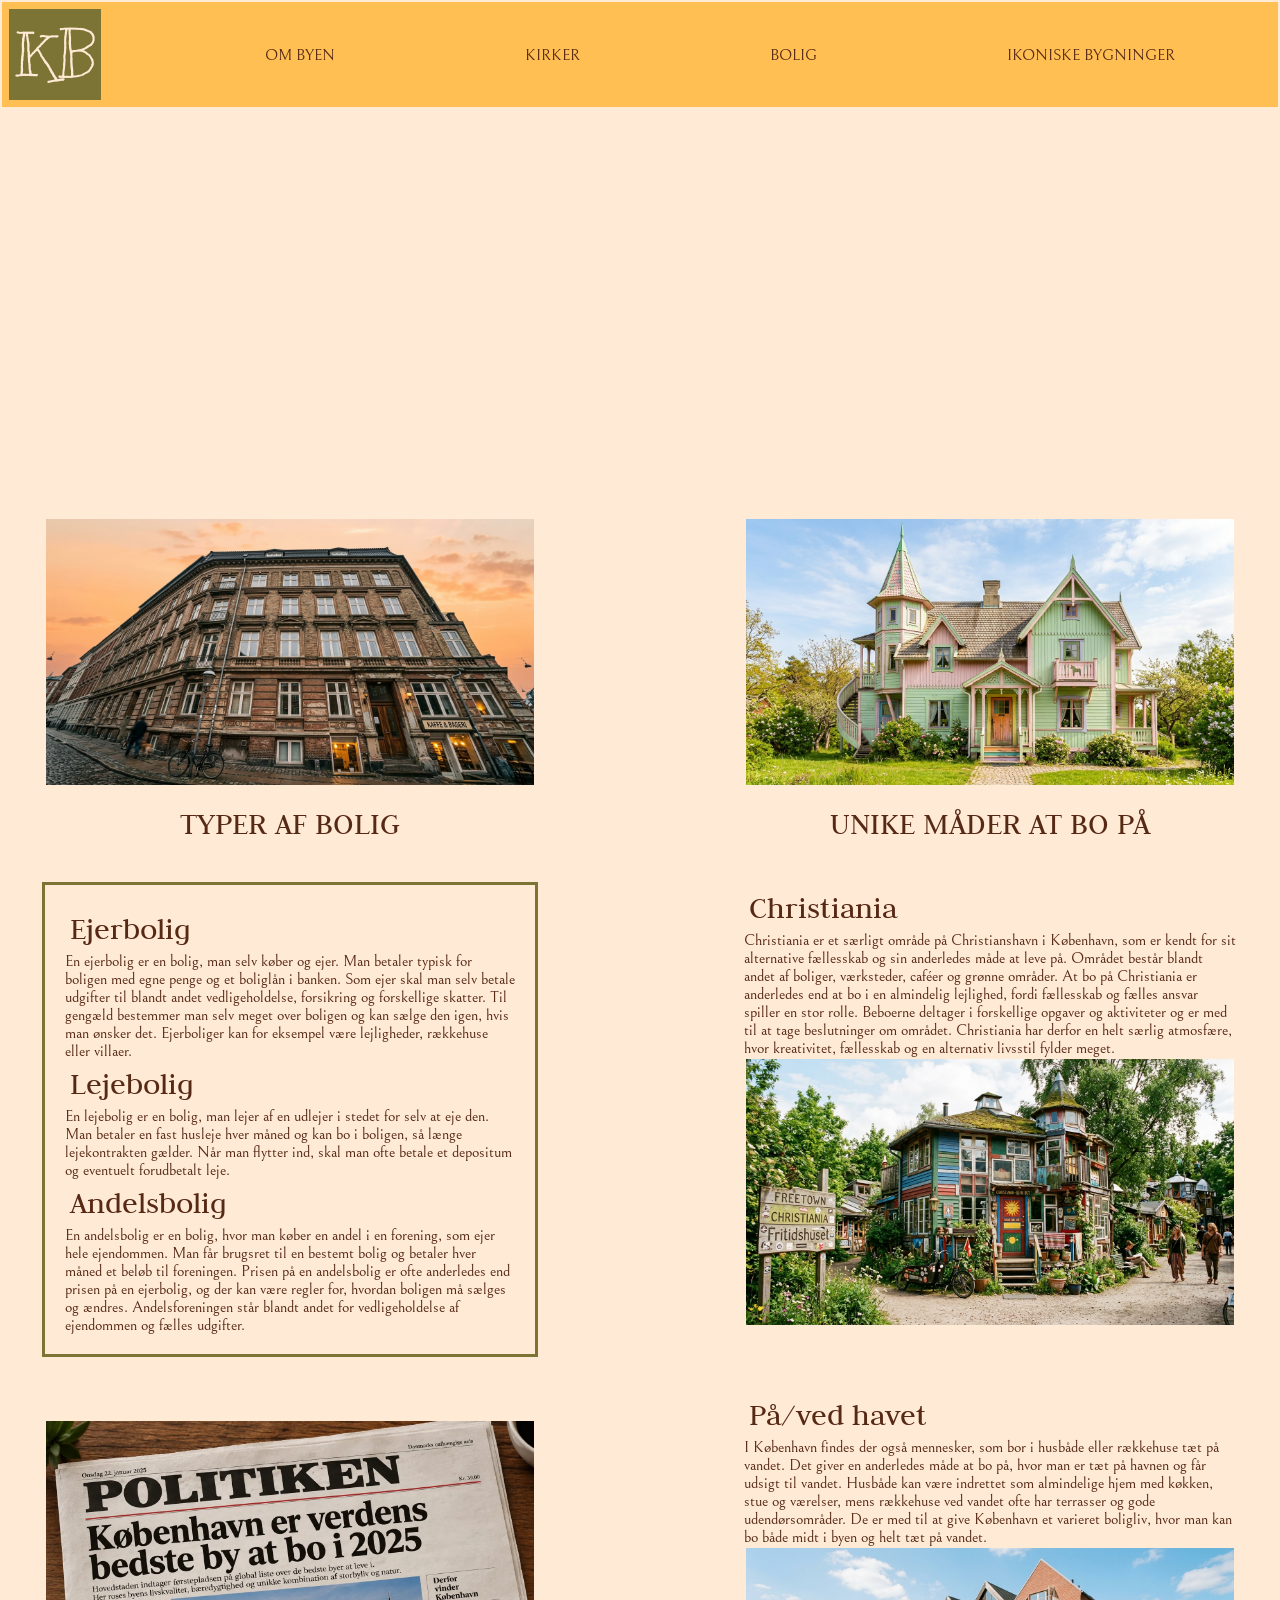
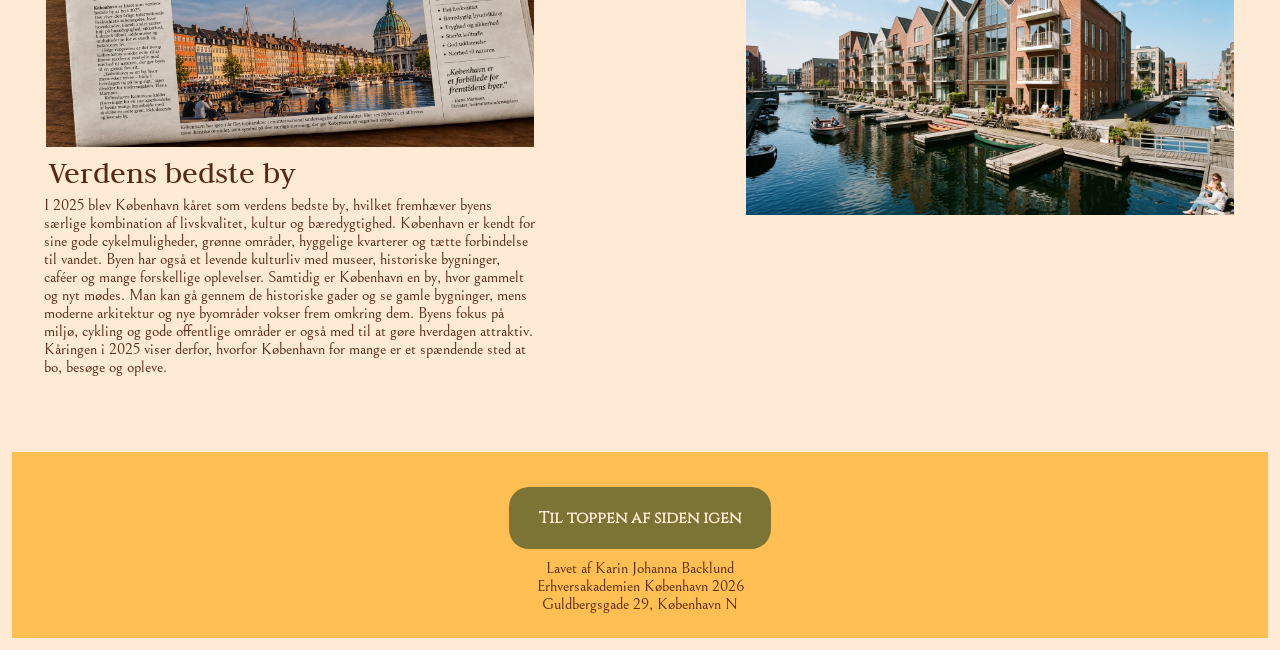
<file: bolig.html>
<!DOCTYPE html>
<html lang="da">

<head>
    <meta charset="UTF-8">
    <meta name="robots" content="noindex">
    <meta name="viewport" content="width=device-width, initial-scale=1.0">
    <title>Boliger</title>
    <link rel="stylesheet" href="style.css">
    <link rel="stylesheet" href="layout.css">
    <link rel="apple-touch-icon" sizes="180x180" href="./favicon/apple-touch-icon.png">
    <link rel="icon" type="image/png" sizes="32x32" href="./favicon-32x32">
    <link rel="icon" type="image/png" sizes="16x16" href="./favicon/favicon-16x16.png">
    <link rel="manifest" href="./favicon/site.webmanifest">

</head>

<body>
    <header>
        <div class="logo">
            <a href="index.html">KB</a>
        </div>
        <button class="burger" aria-label="Åbne menu">
            <span class="line"></span>
            <span class="line"></span>
            <span class="line"></span>
        </button>
        <nav>
            <ul class="menu">

                <li><a href="index.html">OM BYEN</a></li>
                <li><a href="kirker.html">KIRKER</a></li>
                <li><a href="bolig.html">BOLIG</a></li>
                <li><a href="ikoniske.html">IKONISKE BYGNINGER</a></li>
            </ul>
        </nav>

    </header>

    <main>
        <div class="storbolig">
            <video autoplay muted loop playsinline>
                <source src="./imgs/kartoffel.mp4" type="video/mp4">
            </video>
            <h1> HVORDAN BOR KØBEHAVNERNE?</h1>
            <h2>Hvordan bor man i verdens <br> bedste by?</h2>
        </div>
        <section class="grid_2_col_2">

            <div>

                <div class="typerafbolig">
                    <img src="./imgs/typerafbolig.webp" alt="Billede af et hus">
                    <h2>TYPER AF BOLIG</h2>
                </div>
                <div class="tre_tekster">
                    <h2>Ejerbolig</h2>
                    <p>En ejerbolig er en bolig, man selv køber og ejer. Man betaler typisk for boligen med egne penge
                        og et boliglån i banken.
                        Som ejer skal man selv betale udgifter til blandt andet vedligeholdelse, forsikring og
                        forskellige skatter. Til gengæld
                        bestemmer man selv meget over boligen og kan sælge den igen, hvis man ønsker det. Ejerboliger
                        kan for eksempel være
                        lejligheder, rækkehuse eller villaer.</p>

                    <h2>Lejebolig</h2>
                    <p>En lejebolig er en bolig, man lejer af en udlejer i stedet for selv at eje den. Man betaler en
                        fast husleje hver måned
                        og kan bo i boligen, så længe lejekontrakten gælder. Når man flytter ind, skal man ofte betale
                        et depositum og eventuelt
                        forudbetalt leje.</p>
                    <h2>Andelsbolig</h2>
                    <p>En andelsbolig er en bolig, hvor man køber en andel i en forening, som ejer hele ejendommen. Man
                        får brugsret til en
                        bestemt bolig og betaler hver måned et beløb til foreningen. Prisen på en andelsbolig er ofte
                        anderledes end prisen på
                        en ejerbolig, og der kan være regler for, hvordan boligen må sælges og ændres. Andelsforeningen
                        står blandt andet for
                        vedligeholdelse af ejendommen og fælles udgifter.</p>
                </div>
                <div>

                    <img src="./imgs/avis2.webp" alt="Billede af en avis">
                    <h2>Verdens bedste by</h2>
                    <p>
                        I 2025 blev København kåret som verdens bedste by, hvilket fremhæver byens særlige kombination
                        af livskvalitet, kultur
                        og bæredygtighed. København er kendt for sine gode cykelmuligheder, grønne områder, hyggelige
                        kvarterer og tætte
                        forbindelse til vandet. Byen har også et levende kulturliv med museer, historiske bygninger,
                        caféer og mange forskellige
                        oplevelser.

                        Samtidig er København en by, hvor gammelt og nyt mødes. Man kan gå gennem de historiske gader og
                        se gamle bygninger,
                        mens moderne arkitektur og nye byområder vokser frem omkring dem. Byens fokus på miljø, cykling
                        og gode offentlige
                        områder er også med til at gøre hverdagen attraktiv. Kåringen i 2025 viser derfor, hvorfor
                        København for mange er et
                        spændende sted at bo, besøge og opleve.
                    </p>
                </div>
            </div>
            <div>
                <div class="unike">
                    <img src="./imgs/villavillekulla.webp" alt="Billede af villavillekulla">
                    <h2>UNIKE MÅDER AT BO PÅ</h2>
                </div>
                <div class="christiania">
                    <h2>Christiania</h2>
                    <p>Christiania er et særligt område på Christianshavn i København, som er kendt for sit alternative
                        fællesskab og sin
                        anderledes måde at leve på. Området består blandt andet af boliger, værksteder, caféer og grønne
                        områder. At bo på
                        Christiania er anderledes end at bo i en almindelig lejlighed, fordi fællesskab og fælles ansvar
                        spiller en stor rolle.
                        Beboerne deltager i forskellige opgaver og aktiviteter og er med til at tage beslutninger om
                        området. Christiania har
                        derfor en helt særlig atmosfære, hvor kreativitet, fællesskab og en alternativ livsstil fylder
                        meget.</p>
                    <img src="./imgs/christiania.webp" alt="Billede af Christiania">
                </div>
                <div>
                    <h2>
                        På/ved havet
                    </h2>
                    <p>
                        I København findes der også mennesker, som bor i husbåde eller rækkehuse tæt på vandet. Det
                        giver en anderledes måde at
                        bo på, hvor man er tæt på havnen og får udsigt til vandet. Husbåde kan være indrettet som
                        almindelige hjem med køkken,
                        stue og værelser, mens rækkehuse ved vandet ofte har terrasser og gode udendørsområder. De er
                        med til at give København
                        et varieret boligliv, hvor man kan bo både midt i byen og helt tæt på vandet.
                    </p>
                    <img src="./imgs/sluseholmen.webp" alt="Billede af sluseholmen">
                </div>
            </div>
        </section>



    </main>

    <footer>
        <a class="footer" href="index.html">Til toppen af siden igen</a>
        <p>
            Lavet af Karin Johanna Backlund <br>
            Erhversakademien København 2026 <br>
            Guldbergsgade 29, København N
        </p>
    </footer>
    <script src=" menu.js"></script>

</body>


</html>
</file>
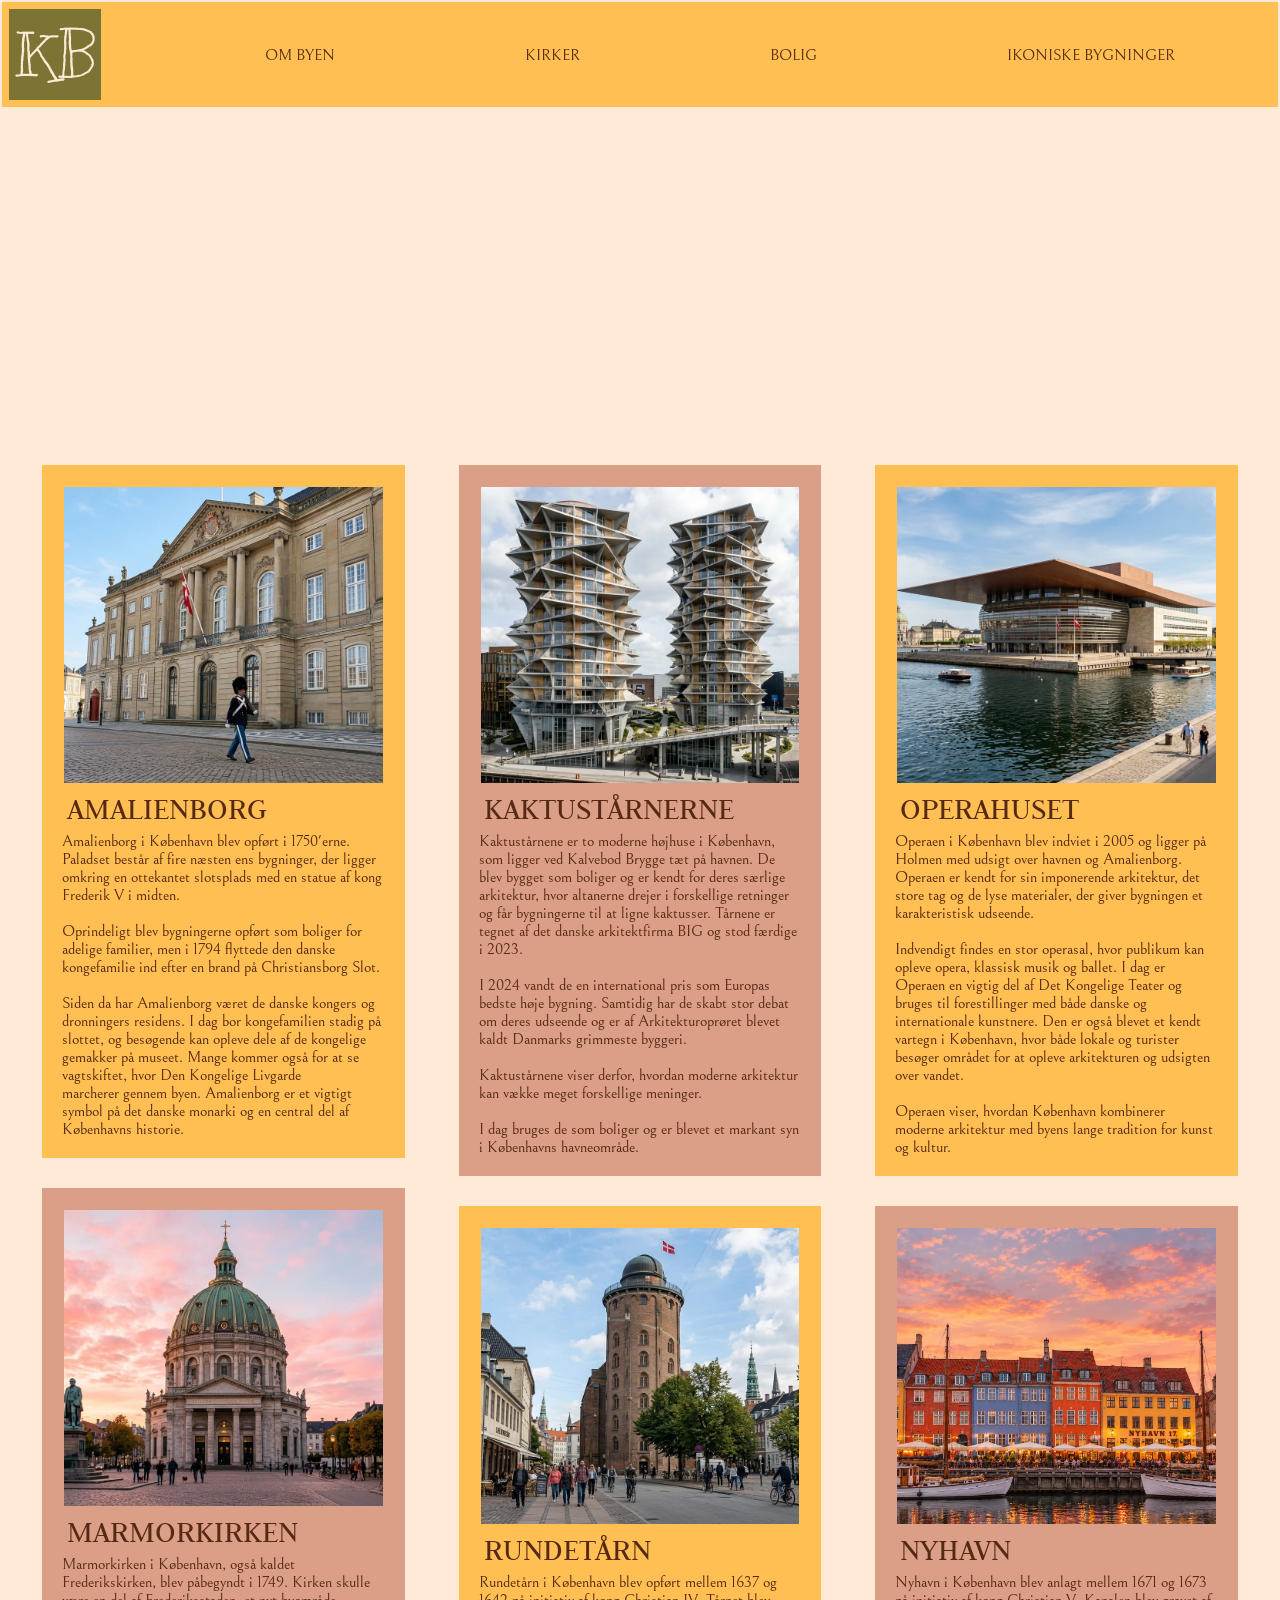
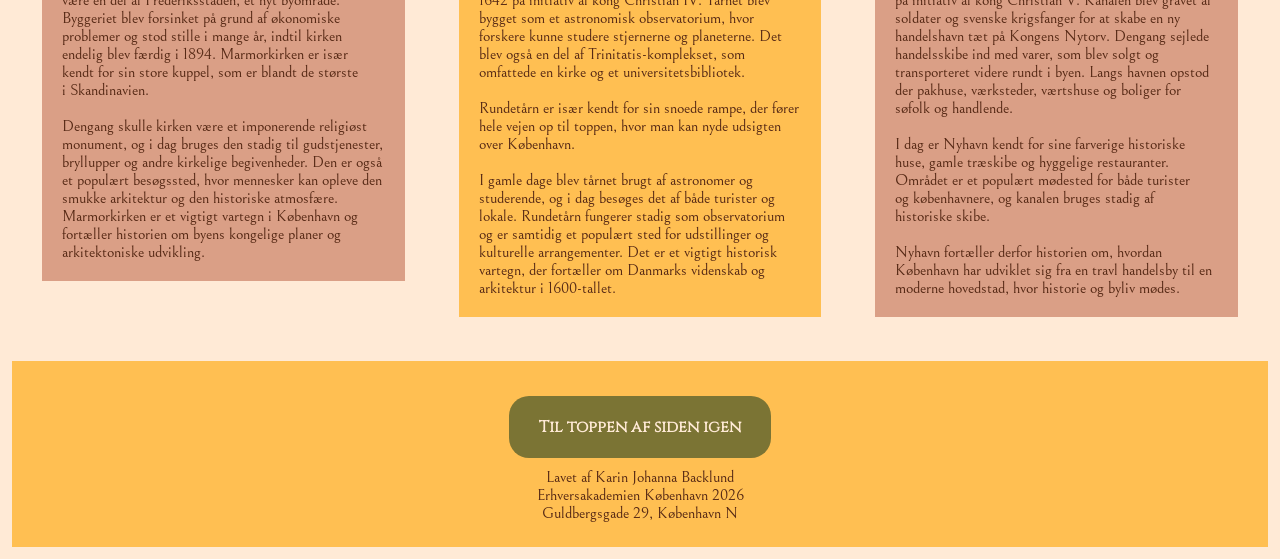
<file: ikoniske.html>
<!DOCTYPE html>
<html lang="da">

<head>
    <meta charset="UTF-8">
    <meta name="robots" content="noindex">
    <meta name="viewport" content="width=device-width, initial-scale=1.0">
    <title>Ikoniske bygninger</title>
    <link rel="stylesheet" href="style.css">
    <link rel="stylesheet" href="layout.css">
    <link rel="apple-touch-icon" sizes="180x180" href="./favicon/apple-touch-icon.png">
    <link rel="icon" type="image/png" sizes="32x32" href="./favicon-32x32">
    <link rel="icon" type="image/png" sizes="16x16" href="./favicon/favicon-16x16.png">
    <link rel="manifest" href="./favicon/site.webmanifest">
</head>

<body>
    <header>
        <div class="logo">
            <a href="index.html">KB</a>
        </div>
        <button class="burger" aria-label="Åbne menu">
            <span class="line"></span>
            <span class="line"></span>
            <span class="line"></span>
        </button>
        <nav>
            <ul class="menu">

                <li><a href="index.html">OM BYEN</a></li>
                <li><a href="kirker.html">KIRKER</a></li>
                <li><a href="bolig.html">BOLIG</a></li>
                <li><a href="ikoniske.html">IKONISKE BYGNINGER</a></li>
            </ul>
        </nav>

    </header>
    <main>
        <div class="ikonstor">
            <video autoplay muted loop playsinline>
                <source src="./imgs/videobolig.mp4" type="video/mp4">
            </video>
            <h1>IKONISKE BYGNINGER</h1>
        </div>

        <section class="grid_3_col_2">
            <div class="col_1">

                <div class="amalienborg">
                    <img src="./imgs/amalienborg.webp" alt="Billede af Amalienborg">
                    <h2>AMALIENBORG</h2>

                    <p> Amalienborg i København blev opført i 1750'erne. Paladset består af fire næsten ens bygninger,
                        der ligger omkring en ottekantet
                        slotsplads med en statue
                        af kong Frederik V i midten.<br><br> Oprindeligt blev bygningerne opført som boliger for adelige
                        familier, men i 1794 flyttede
                        den danske kongefamilie ind efter en brand på Christiansborg Slot. <br><br> Siden da har
                        Amalienborg
                        været de danske kongers og
                        dronningers residens. I dag bor kongefamilien stadig på slottet, og besøgende kan opleve dele af
                        de kongelige gemakker
                        på museet. Mange kommer også for at se vagtskiftet, hvor Den Kongelige Livgarde marcherer gennem
                        byen. Amalienborg er et
                        vigtigt symbol på det danske monarki og en central del af Københavns historie.</p>
                </div>
                <div class="marmorkirken">
                    <img src="./imgs/marmorkirken3.webp" alt="Billede af Marmorkirken">
                    <h2>MARMORKIRKEN</h2>

                    <p> Marmorkirken i København, også kaldet Frederikskirken, blev påbegyndt i 1749. Kirken skulle være
                        en del af
                        Frederiksstaden, et nyt byområde.
                        Byggeriet blev forsinket på
                        grund af økonomiske problemer og stod stille i mange år, indtil kirken endelig blev færdig i
                        1894. Marmorkirken er især
                        kendt for sin store kuppel, som er blandt de største i Skandinavien. <br> <br>Dengang skulle
                        kirken være
                        et imponerende religiøst
                        monument, og i dag bruges den stadig til gudstjenester, bryllupper og andre kirkelige
                        begivenheder. Den er også et
                        populært besøgssted, hvor mennesker kan opleve den smukke arkitektur og den historiske
                        atmosfære.<br> Marmorkirken er et
                        vigtigt vartegn i København og fortæller historien om byens kongelige planer og arkitektoniske
                        udvikling.</p>
                </div>
            </div>
            <div class="col_2">

                <div class="kaktus">
                    <img src="./imgs/kaktus.webp" alt="Billede af Kaktustårnene">
                    <h2>KAKTUSTÅRNERNE</h2>
                    <p> Kaktustårnene er to moderne højhuse i København, som ligger ved Kalvebod Brygge tæt på havnen.
                        De blev bygget som
                        boliger og er kendt for deres særlige arkitektur, hvor altanerne drejer i forskellige retninger
                        og får bygningerne til
                        at ligne kaktusser. Tårnene er tegnet af det danske arkitektfirma BIG og stod færdige i 2023.
                        <br><br>I
                        2024 vandt de en
                        international pris som Europas bedste høje bygning. Samtidig har de skabt stor debat om deres
                        udseende og er af
                        Arkitekturoprøret blevet kaldt Danmarks grimmeste byggeri. <br><br>Kaktustårnene viser derfor,
                        hvordan
                        moderne arkitektur kan
                        vække meget forskellige meninger. <br><br>I dag bruges de som boliger og er blevet et
                        markant syn i
                        Københavns havneområde.
                    </p>
                </div>
                <div class="rundetarn">
                    <img src="./imgs/rundetarn.webp" alt="Billede af Rundetårn">
                    <h2>RUNDETÅRN</h2>
                    <p> Rundetårn i København blev opført mellem 1637 og 1642 på initiativ af kong Christian IV. Tårnet
                        blev bygget som et
                        astronomisk observatorium, hvor forskere kunne studere stjernerne og planeterne. Det blev også
                        en del af
                        Trinitatis-komplekset, som omfattede en kirke og et universitetsbibliotek.<br><br> Rundetårn er
                        især
                        kendt for sin snoede rampe,
                        der fører hele vejen op til toppen, hvor man kan nyde udsigten over København. <br> <br>I gamle
                        dage blev
                        tårnet brugt af
                        astronomer og studerende, og i dag besøges det af både turister og lokale. Rundetårn fungerer
                        stadig som observatorium
                        og er samtidig et populært sted for udstillinger og kulturelle arrangementer. Det er et vigtigt
                        historisk vartegn, der
                        fortæller om Danmarks videnskab og arkitektur i 1600-tallet.</p>
                </div>
            </div>
            <div class="col_2">

                <div class="operahuset">
                    <img src="./imgs/operahuset.webp" alt="Billede af operahuset">
                    <h2>OPERAHUSET</h2>
                    <p>Operaen i København blev indviet i 2005 og ligger på Holmen med udsigt over havnen og
                        Amalienborg. Operaen
                        er kendt for sin
                        imponerende arkitektur, det store tag og de lyse materialer, der giver bygningen et
                        karakteristisk udseende. <br><br>
                        Indvendigt
                        findes en stor operasal, hvor publikum kan opleve opera, klassisk musik og ballet. I dag er
                        Operaen en vigtig del af Det
                        Kongelige Teater og bruges til forestillinger med både danske og internationale kunstnere. Den
                        er også blevet et kendt
                        vartegn i København, hvor både lokale og turister besøger området for at opleve
                        arkitekturen og
                        udsigten over vandet. <br><br>Operaen viser, hvordan København kombinerer moderne arkitektur med
                        byens
                        lange
                        tradition for kunst og kultur.</p>
                </div>
                <div class="nyhavn">
                    <img src="./imgs/nyhavn.forside.webp" alt="Billede af Nyhavn">
                    <h2>NYHAVN</h2>
                    <p>Nyhavn i København blev anlagt mellem 1671 og 1673 på initiativ af kong Christian V. Kanalen blev
                        gravet af soldater og
                        svenske krigsfanger for at skabe en ny handelshavn tæt på Kongens Nytorv. Dengang sejlede
                        handelsskibe ind med varer,
                        som blev solgt og transporteret videre rundt i byen. Langs havnen opstod der pakhuse,
                        værksteder, værtshuse og boliger
                        for søfolk og handlende. <br><br>
                        I dag er Nyhavn kendt for sine farverige historiske huse, gamle træskibe og hyggelige
                        restauranter. Området er et populært mødested for både turister og københavnere, og kanalen
                        bruges stadig af historiske
                        skibe. <br><br>Nyhavn fortæller derfor historien om, hvordan København har udviklet sig fra en
                        travl
                        handelsby til en moderne
                        hovedstad, hvor historie og byliv mødes.</p>
                </div>
            </div>



        </section>





    </main>

    <footer>
        <a class="footer" href="index.html">Til toppen af siden igen</a>
        <p>
            Lavet af Karin Johanna Backlund <br>
            Erhversakademien København 2026 <br>
            Guldbergsgade 29, København N
        </p>
    </footer>
    <script src=" menu.js"></script>


</body>

</html>
</file>
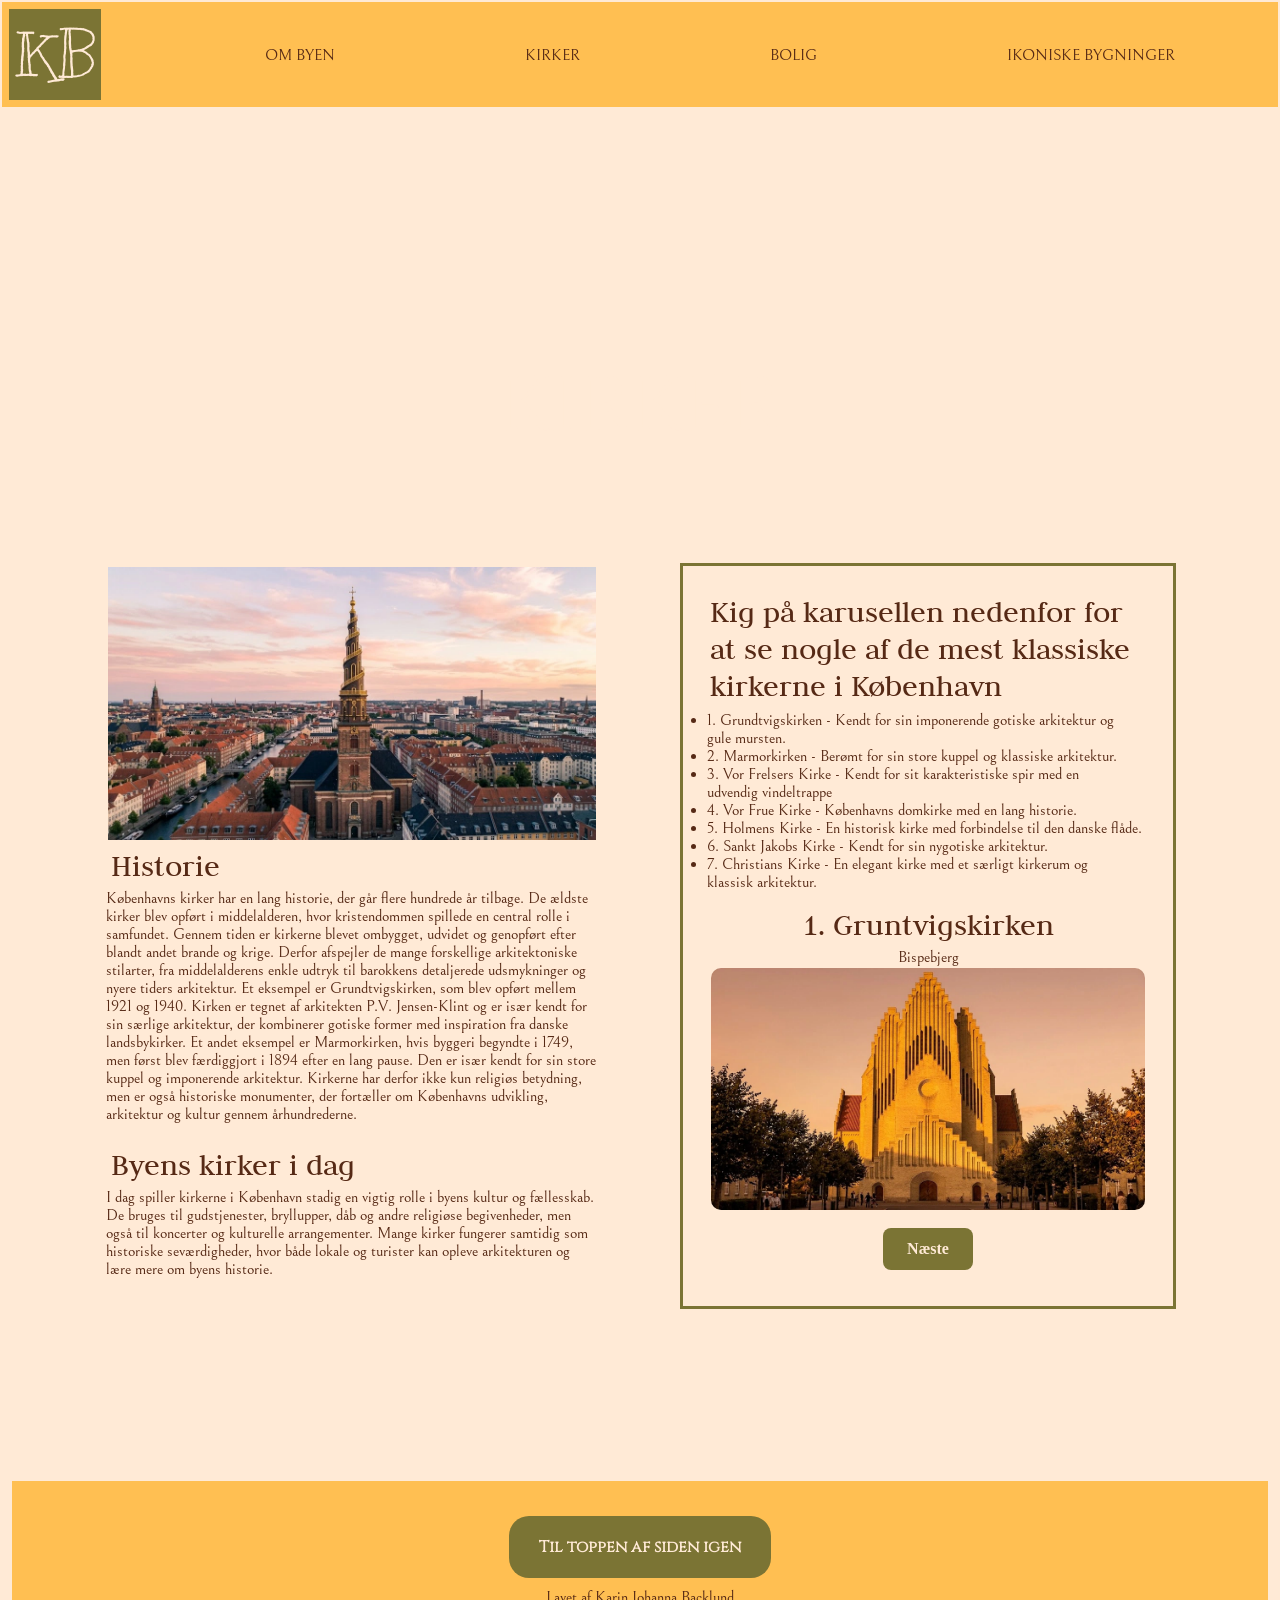
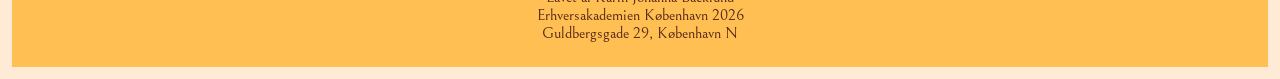
<file: kirker.html>
<!DOCTYPE html>
<html lang="da">

<head>
    <meta charset="UTF-8">
    <meta name="robots" content="noindex">
    <meta name="viewport" content="width=device-width, initial-scale=1.0">
    <title>Kirker</title>
    <link rel="stylesheet" href="style.css">
    <link rel="stylesheet" href="layout.css">
    <link rel="apple-touch-icon" sizes="180x180" href="./favicon/apple-touch-icon.png">
    <link rel="icon" type="image/png" sizes="32x32" href="./favicon-32x32">
    <link rel="icon" type="image/png" sizes="16x16" href="./favicon/favicon-16x16.png">
    <link rel="manifest" href="./favicon/site.webmanifest">


</head>

<body>
    <header>
        <div class="logo">
            <a href="index.html">KB</a>
        </div>
        <button class="burger" aria-label="Åbne menu">
            <span class="line"></span>
            <span class="line"></span>
            <span class="line"></span>
        </button>
        <nav>
            <ul class="menu">

                <li><a href="index.html">OM BYEN</a></li>
                <li><a href="kirker.html">KIRKER</a></li>
                <li><a href="bolig.html">BOLIG</a></li>
                <li><a href="ikoniske.html">IKONISKE BYGNINGER</a></li>
            </ul>
        </nav>


    </header>
    <main>
        <div class="storkirke">
            <video autoplay muted loop playsinline>
                <source src="./imgs/kirkevideo.mp4" type="video/mp4">
            </video>
            <h1> KIRKER</h1>
        </div>
        <section class="grid_2_col">
            <div class="venstre">
                <img src="./imgs/vonfrelserskirke1.webp" alt="Billede af Vor Frelserskirke">
                <h2>Historie</h2>
                <p>
                    Københavns kirker har en lang historie, der går flere hundrede år tilbage. De ældste kirker blev
                    opført i middelalderen,
                    hvor kristendommen spillede en central rolle i samfundet. Gennem tiden er kirkerne blevet
                    ombygget,
                    udvidet og genopført
                    efter blandt andet brande og krige. Derfor afspejler de mange forskellige arkitektoniske
                    stilarter,
                    fra middelalderens
                    enkle udtryk til barokkens detaljerede udsmykninger og nyere tiders arkitektur.

                    Et eksempel er Grundtvigskirken, som blev opført mellem 1921 og 1940. Kirken er tegnet af
                    arkitekten
                    P.V. Jensen-Klint
                    og er især kendt for sin særlige arkitektur, der kombinerer gotiske former med inspiration fra
                    danske landsbykirker. Et
                    andet eksempel er Marmorkirken, hvis byggeri begyndte i 1749, men først blev færdiggjort i 1894
                    efter en lang pause. Den
                    er især kendt for sin store kuppel og imponerende arkitektur.
                    Kirkerne har derfor ikke kun religiøs betydning, men er også historiske monumenter, der
                    fortæller om
                    Københavns
                    udvikling, arkitektur og kultur gennem århundrederne.<br><br>
                </p>
                <h2>
                    Byens kirker i dag
                </h2>
                <p>
                    I dag spiller kirkerne i København stadig en vigtig rolle i byens kultur og fællesskab. De
                    bruges
                    til gudstjenester,
                    bryllupper, dåb og andre religiøse begivenheder, men også til koncerter og kulturelle
                    arrangementer.
                    Mange kirker
                    fungerer samtidig som historiske seværdigheder, hvor både lokale og turister kan opleve
                    arkitekturen
                    og lære mere om
                    byens historie.
                </p>
            </div>
            <div class="hojre">
                <div class="liste">
                    <h2>Kig på karusellen nedenfor for at se nogle af de mest klassiske kirkerne i København</h2>
                    <ul class="listekirker">
                        <li>
                            1. Grundtvigskirken - Kendt for sin imponerende gotiske arkitektur og gule mursten.
                        </li>
                        <li>
                            2. Marmorkirken - Berømt for sin store kuppel og klassiske arkitektur.
                        </li>
                        <li>
                            3. Vor Frelsers Kirke - Kendt for sit karakteristiske spir med en udvendig vindeltrappe
                        </li>
                        <li>
                            4. Vor Frue Kirke - Københavns domkirke med en lang historie.
                        </li>
                        <li>
                            5. Holmens Kirke - En historisk kirke med forbindelse til den danske flåde.
                        </li>
                        <li>
                            6. Sankt Jakobs Kirke - Kendt for sin nygotiske arkitektur.
                        </li>
                        <li>
                            7. Christians Kirke - En elegant kirke med et særligt kirkerum og klassisk arkitektur.
                        </li>
                    </ul>
                </div>
                <div class="min_karusell">
                    <div class="min_karusell_track">
                        <div class="min_karusell_slide" id="billede_et">
                            <h2>1. Gruntvigskirken</h2>
                            <p>Bispebjerg</p>
                            <img src="./imgs/gruntvigskirke2.webp" alt="Billede af Gruntvigskirken">
                            <a class="min_karusell_knap" href="#billede_to">Næste</a>
                        </div>
                        <div class="min_karusell_slide" id="billede_to">
                            <h2>2. Marmorkirken</h2>
                            <p>Frederiksstaden</p>
                            <img src="./imgs/marmorkirken3.webp" alt="Billede af Marmorkirken">
                            <a class="min_karusell_knap" href="#billede_tre">Næste</a>
                        </div>
                        <div class="min_karusell_slide" id="billede_tre">
                            <h2>3. Von Frelsers Kirke</h2>
                            <p>Christianshavn</p>
                            <img src="./imgs/vonfrelserskirke2.webp" alt="Billede af Von Frelsers Kirke">
                            <a class="min_karusell_knap" href="#billede_fire">Næste</a>
                        </div>
                        <div class="min_karusell_slide" id="billede_fire">
                            <h2>4. Vor Frue Kirke</h2>
                            <p>Indre by</p>
                            <img src="./imgs/vorfruekirke.webp" alt="Billede af Vor Frue Kirke">
                            <a class="min_karusell_knap" href="#billede_fem">Næste</a>
                        </div>
                        <div class="min_karusell_slide" id="billede_fem">
                            <h2>5. Holmens Kirke</h2>
                            <p>Indre by</p>
                            <img src="./imgs/holmenskirke.webp" alt="Billede af Holmens kirke">
                            <a class="min_karusell_knap" href="#billede_seks">Næste</a>
                        </div>
                        <div class="min_karusell_slide" id="billede_seks">
                            <h2>6. Sankt Jakobskirke</h2>
                            <p>Østerbro</p>
                            <img src="./imgs/sanktjakobskirke.webp" alt="Billede af Sankt Jakobs Kirke">
                            <a class="min_karusell_knap" href="#billede_syv">Næste</a>
                        </div>
                        <div class="min_karusell_slide" id="billede_syv">
                            <h2>7. Christianskirke</h2>
                            <p>Christianshavn</p>
                            <img src="./imgs/christianskirke.webp" alt="Billede af Christianskirke">
                            <a class="min_karusell_knap" href="#billede_et">Næste</a>
                        </div>
                    </div>
                </div>
            </div>
        </section>
    </main>

    <footer>
        <a class="footer" href="index.html">Til toppen af siden igen</a>
        <p>
            Lavet af Karin Johanna Backlund <br>
            Erhversakademien København 2026 <br>
            Guldbergsgade 29, København N
        </p>
    </footer>
    <script src=" menu.js"></script>

</body>


</html>
</file>
<file: style.css>
/*************** Reset *********************/
* {
  margin: 0;
  padding: 2px;
  box-sizing: border-box;
}

/**************Fonts***************/
@font-face {
  font-family: "Cinzel-VariableFont";
  src:
    url("./fonts/Cinzel-VariableFont_wght.woff2") format("woff2"),
    url("./fonts/Cinzel-VariableFont_wght.woff") format("woff");
  font-weight: normal;
  font-style: normal;
  font-display: swap;
}

@font-face {
  font-family: "Bellefair-Regular";
  src:
    url("./fonts/Bellefair-Regular.woff2") format("woff2"),
    url("./fonts/Bellefair-Regular.woff") format("woff");
  font-weight: normal;
  font-style: normal;
  font-display: swap;
}

@font-face {
  font-family: "Judson-Regular";
  src:
    url("./fonts/Judson-Regular.woff2") format("woff2"),
    url("./fonts/Judson-Regular\ \(2\).woff") format("woff");
  font-weight: normal;
  font-style: normal;
  font-display: swap;
}

@font-face {
  font-family: "Kranky";
  src:
    url("./fonts/Kranky-Regular.woff2") format("woff2"),
    url("./fonts/Kranky-Regular.woff") format("woff");
  font-weight: normal;
  font-style: normal;
  font-display: swap;
}

/******************************/

img {
  width: 100%;
  height: auto;
  display: block;
  margin: 0px;
}

header {
  position: sticky;
  top: 0;
  display: flex;
  justify-content: left;
  align-items: center;
  padding: 0px;
  background-color: #ffbf52;
  z-index: 100;
}

.menu {
  font-family: "Cinzel-VariableFont";
  font-weight: bold;
  font-style: normal;
  font-size: 1.5rem;
  display: flex;
  list-style: none;
  margin: 0px;
  padding: 0px;
  gap: 30px;
  align-items: center;
  height: 50px;
  background-color: #ffbf52;
}

.menu a {
  display: block;
  padding: 5px;
  color: #562915;
  text-decoration: none;
  transition: color 0.3s;
  text-align: center;
  margin-top: 0px;
  margin-left: 150px;
  transition: transform 0.2s ease;
}

@media (max-width: 799px) {
  .menu {
    display: none;
    flex-direction: column;
    align-items: center;
    height: auto;
    gap: 10px;
  }

  .menu.active {
    display: flex;
  }

  .menu a {
    margin: 0;
  }
  .burger {
    display: block;
  }
}

.logo a {
  font-family: "Kranky";
  font-weight: 100;
  font-style: normal;
  font-size: 4rem;
  display: flex;
  margin: 5px;
  padding: 5px;
  gap: 0px;
  text-decoration: none;
  background-color: #7b7434;
  color: #ffead6;
}

.logo a:hover {
  color: #c44c18;
}
.menu a:hover {
  color: #c44c18;
  transform: translateY(-5px);
}

body {
  background-color: #ffead6;
  padding: 0px;
}

footer {
  background-color: #ffbf52;
  margin: 10px;
  text-align: center;
  padding: 25px;
  font-size: 1rem;
  font-family: "Cinzel-VariableFont";
  font-weight: 400;
  font-style: normal;
}

.footer {
  display: inline-block;
  background-color: #7b7434;
  color: #ffead6;
  padding: 20px 30px;
  text-decoration: none;
  border-radius: 20px;
  font-weight: bold;
  margin: 10px;
  transition: transform 0.2s ease;
}

.footer:hover {
  color: #562915;
  transform: translateY(-5px);
}

h1 {
  font-family: "Cinzel-VariableFont";
  font-weight: 400;
  font-style: normal;
  color: #562915;
  padding: 3px;
  margin: 2px;
  font-size: 5rem;
}

h2 {
  font-family: "Judson-Regular";
  font-weight: 400;
  font-style: normal;
  color: #562915;
  padding: 3px;
  margin: 2px;
  font-size: 2rem;
}

p {
  font-family: "Bellefair-Regular";
  font-weight: 400;
  font-style: normal;
  color: #562915;
  padding: 0px;
  margin: 0px;
  font-size: 1rem;
  text-wrap: pretty;
}
li {
  font-family: "Bellefair-Regular";
  font-weight: 400;
  font-style: normal;
  color: #562915;
  padding: 0px;
  margin: 0px;
  font-size: 1rem;
  text-wrap: pretty;
}

video {
  display: block;
  width: 100%;
  height: 350px;
  object-fit: cover;
}

/*****************************forside***********/

.infotidslinje {
  border: 3px solid #7b7434;
  text-align: center;
  font-size: 1.3rem;
  height: 300px;
  padding: 20px;
  color: #562915;
}

.knaptiltidslinje {
  display: inline-block;
  background-color: #7b7434;
  color: #ffead6;
  padding: 20px 30px;
  text-decoration: none;
  border-radius: 20px;
  font-weight: bold;
  margin: 10px;
  transition: transform 0.2s ease;
}

html {
  scroll-behavior: smooth;
}

.knaptiltidslinje:hover {
  color: #562915;
  transform: translateY(-5px);
}

.knap3 {
  display: inline-block;
  background-color: #7b7434;
  color: #ffead6;
  padding: 20px 30px;
  text-decoration: none;
  border-radius: 20px;
  font-weight: bold;
  margin: 10px;
  text-align: center;
  align-self: end;
  transition: transform 0.2s ease;
}

.knap3:hover {
  color: #562915;
  transform: translateY(-5px);
}

._1167 {
  border: 3px solid #7b7434;
}

._1617 {
  border: 3px solid #7b7434;
}

._1749 {
  border: 3px solid #7b7434;
}

._1794 {
  border: 3px solid #7b7434;
}

._1795 {
  border: 3px solid #7b7434;
}

._1807 {
  border: 3px solid #7b7434;
}

._1905 {
  border: 3px solid #7b7434;
}

.h2tidslinje {
  text-align: center;
  padding: 40px;
  margin-top: 50px;
  font-size: 60px;
}

/********************kirker************/

.tekstkirker {
  text-align: center;
  margin-top: 20px;
}
/******************boliger*******************/

.min_karusell_knap {
  display: inline-block;
  background-color: #7b7434;
  color: #ffead6;
  padding: 20px 30px;
  text-decoration: none;
  border-radius: 20px;
  font-weight: bold;
  margin: 10px;
  text-align: center;
  align-self: end;
  transition: transform 0.2s ease;
}

.min_karusell_knap:hover {
  color: #562915;
  transform: translateY(-5px);
}

/****************ikoniske***********/

.par1 {
  background-color: #ffbf52;
}

.par2 {
  background-color: #da9f86;
}

.par3 {
  background-color: #ffbf52;
}

.amalienborg {
  background-color: #ffbf52;
  margin-bottom: 30px;
  padding: 20px;
}

.rundetarn {
  background-color: #ffbf52;
  margin-bottom: 30px;
  padding: 20px;
}

.operahuset {
  background-color: #ffbf52;
  margin-bottom: 30px;
  padding: 20px;
}

.kaktus {
  background-color: #da9f86;
  margin-bottom: 30px;
  padding: 20px;
}

.marmorkirken {
  background-color: #da9f86;
  margin-bottom: 30px;
  padding: 20px;
}

.nyhavn {
  background-color: #da9f86;
  margin-bottom: 30px;
  padding: 20px;
}
</file>
<file: layout.css>
main {
  max-width: 1400px;
  margin-inline: auto;
}

/*******burger****/
.burger {
  width: 30px;
  height: 20px;
  cursor: pointer;
  display: none;
  background-color: transparent;
  border: 0;
}

.burger .line {
  display: block;
  width: 100%;
  height: 2px;
  background-color: #562915;
  margin-bottom: 5px;
  transition: 0.2s linear;
}

@media (max-width: 799px) {
  .burger {
    display: block;
    position: relative;
    z-index: 9999;
  }

  .burger.active .line:nth-child(1) {
    transform: rotate(45deg) translate(5px, 5px);
  }

  .burger.active .line:nth-child(2) {
    opacity: 0;
  }

  .burger.active .line:nth-child(3) {
    transform: rotate(-45deg) translate(5px, -5px);
  }

  nav .menu {
    display: none;
    flex-direction: column;
    height: auto;
  }

  nav .menu.active {
    display: flex;
  }
}

/*********************Forside*********************/

.billede_h1forside {
  width: 100%;
  max-width: 1200px;
  margin: 0 auto;
}

.billede_h1forside img {
  width: 100%;
  height: 500px;
  display: block;
  object-fit: cover;
}

.billede_h1forside h1 {
  position: absolute;
  top: 30%;
  left: 50%;
  transform: translate(-50%, -50%);
  color: #ffead6;
  z-index: 2;
  white-space: nowrap;
}

.billede_h1forside h2 {
  position: absolute;
  top: 42%;
  left: 30%;
  transform: translate(-50%, -50%);
  color: #ffead6;
  z-index: 2;
}

@media (width < 700px) {
  .billede_h1forside img {
    height: 300px;
  }

  .billede_h1forside h1 {
    font-size: 2rem;
    top: 25%;
  }

  .billede_h1forside h2 {
    font-size: 1rem;
    top: 30%;
    left: 50%;
    white-space: nowrap;
  }
}

.grid_3_col {
  display: flex;
  flex-direction: column;
  gap: 60px;
  margin-bottom: 60px;
}

@media (width >800px) {
  .grid_3_col {
    display: grid;
    grid-template-columns: repeat(3, 1fr);
    gap: 60px;
    margin-top: 40px;
    max-width: 1200px;
    margin-inline: auto;
    margin-bottom: 60px;
  }
}

.grid_3_col > div {
  min-width: 0;
}

.grid_3_col img {
  width: 100%;
  height: 300px;
  object-fit: cover;
  display: block;
}

.tidslinje {
  margin-bottom: 0;
  padding-bottom: 0;
}

.grid_6_col {
  display: flex;
  flex-direction: column;
  gap: 20px;
}

@media (width >800px) {
  .grid_6_col {
    display: grid;
    grid-template-columns: repeat(6, 1fr);
    gap: 20px;
    margin-top: 100px;
  }
}

.grid_6_col > div:nth-child(even) {
  display: grid;
  grid-template-rows: auto 1fr auto;
}

.grid_6_col img {
  width: 100%;
  height: 290px;
  object-fit: cover;
  display: block;
}

.grid_6_col p {
  padding: 8px;
}

@media (width >800px) {
  .tidslinje {
    display: grid;
    grid-template-columns: 1fr 1fr;
    gap: 20px;
    margin-top: 50px;
    grid-template-rows: 1fr 1fr 1fr 1fr 1fr 1fr 1fr;
  }
}

@media (width > 800px) {
  ._1167 {
    margin-left: 300px;
    padding: 20px;
    grid-column: 1;
    grid-row: 1;
    margin-top: -50px;
  }
}

@media (width > 800px) {
  ._1617 {
    grid-column: 2;
    margin-top: -100px;
    margin-right: 300px;
    padding: 30px;
    grid-row: 2;
  }
}

@media (width > 800px) {
  ._1749 {
    grid-column: 1;
    margin-top: -100px;
    margin-left: 300px;
    padding: 30px;
    grid-row: 3;
  }
}

@media (width > 800px) {
  ._1794 {
    grid-column: 2;
    margin-top: -100px;
    margin-right: 300px;
    padding: 30px;
    grid-row: 4;
  }
}

@media (width > 800px) {
  ._1795 {
    grid-column: 1;
    margin-top: -100px;
    margin-left: 300px;
    padding: 20px;
    grid-row: 5;
  }
}

@media (width > 800px) {
  ._1807 {
    grid-column: 2;
    margin-top: -100px;
    margin-right: 300px;
    padding: 20px;
    grid-row: 6;
  }
}

@media (width > 800px) {
  ._1905 {
    grid-column: 1;
    margin-top: -100px;
    margin-left: 300px;
    padding: 20px;
    grid-row: 7;
    margin-bottom: 0;
  }
}

@media (max-width: 800px) {
  ._1167,
  ._1617,
  ._1749,
  ._1794,
  ._1795,
  ._1807,
  ._1905 {
    margin-bottom: 30px;
    padding: 20px;
  }
}
/***************Kirker************/

.storkirke {
  width: 100%;
  max-width: 1200px;
  margin: 0 auto;
  margin-bottom: 0;
}

.storkirke img {
  width: 100%;
  display: block;
  object-fit: cover;
  height: 500px;
  margin-bottom: 0px;
}

.storkirke h1 {
  position: absolute;
  top: 45%;
  left: 50%;
  transform: translate(-50%, -50%);
  color: #ffead6;
  z-index: 2;
  white-space: nowrap;
}

.grid_2_col {
  display: flex;
  flex-direction: column;
  gap: 60px;
  margin-bottom: 60px;
}

@media (width >800px) {
  .grid_2_col {
    display: grid;
    grid-template-columns: 1fr 1fr;
    gap: 80px;
    margin-top: 0px;
    padding: 100px;
    align-items: start;
  }
}

.venstre {
  gap: 20px;
}

.hojre {
  gap: 20px;
  border: 3px solid #7b7434;
  padding: 20px;
}

/***********************billedekarusell********/
.min_karusell {
  width: 100%;
  max-width: 800px;
  margin: 0 auto;
}

.min_karusell_slide {
  display: none;
  text-align: center;
}

.min_karusell_slide:target {
  display: block;
}

.min_karusell:not(:has(.min_karusell_slide:target)) .min_karusell_slide:first-child {
  display: block;
}

.min_karusell_track img {
  display: block;
  width: 100%;
  aspect-ratio: 16 / 9;
  object-fit: cover;
  border-radius: 12px;
}

.min_karusell_knap {
  display: inline-block;
  margin-top: 16px;
  padding: 12px 24px;
  text-decoration: none;
  border-radius: 8px;
}

@media (max-width: 600px) {
  .min_karusell img {
    aspect-ratio: 4 / 3;
  }
}

/**********************Boliger************/
.storbolig {
  width: 100%;
  max-width: 1200px;
  margin: 0 auto;
}

.storbolig img {
  width: 100%;
  display: block;
  object-fit: cover;
  height: 350px;
}

.storbolig h1 {
  position: absolute;
  top: 45%;
  left: 50%;
  transform: translate(-50%, -50%);
  color: #ffead6;
  z-index: 2;
  white-space: nowrap;
  text-align: center;
  font-size: 70px;
}

.storbolig h2 {
  position: absolute;
  top: 55%;
  left: 50%;
  transform: translate(-50%, -50%);
  color: #ffead6;
  z-index: 2;
  white-space: nowrap;
  text-align: center;
  font-size: 25px;
}

.grid_2_col_2 {
  display: grid;
  grid-template-columns: 1fr;
  gap: 70px;
  margin: 30px auto;
  padding: 0 16px;
  max-width: 1200px;
}

.typerafbolig h2,
.unike h2 {
  text-align: center;
}

@media (min-width: 801px) {
  .grid_2_col_2 {
    grid-template-columns: repeat(2, minmax(0, 1fr));
    gap: 200px;
    margin-top: 50px;
    padding: 0;
    margin-bottom: 60px;
  }
}
.storbolig h1 {
  font-size: clamp(24px, 6vw, 40px);
  white-space: normal;
  width: 90%;
}

.storbolig h2 {
  font-size: 18px;
  white-space: normal;
  width: 90%;
}

.grid_2_col_2 img {
  max-width: 100%;
  height: auto;
}

.typerafbolig {
  width: 100%;
  max-width: 1200px;
  margin: 0 auto;
  position: relative;
}

.typerafbolig img {
  width: 100%;
  display: block;
  object-fit: cover;
}

.typerafbolig h2 {
  position: static;
  transform: none;
  text-align: center;
  white-space: normal;
  width: 100%;
  margin: 15px 0;
}

.unike {
  width: 100%;
  max-width: 1200px;
  margin: 0 auto;
  position: relative;
}

.unike img {
  width: 100%;
  display: block;
  object-fit: cover;
}

.unike h2 {
  position: static;
  transform: none;
  text-align: center;
  white-space: normal;
  width: 100%;
  margin: 15px 0;
}

.tre_tekster {
  margin-top: 20px;
  margin-bottom: 60px;
  border: 3px solid #7b7434;
  padding: 20px;
}

.christiania {
  margin-top: 20px;
  margin-bottom: 60px;
}

/**************ikoniske bygninger***********/

.ikonstor {
  width: 100%;
  max-width: 1200px;
  margin: 0 auto;
  position: relative;
}

.ikonstor img {
  width: 100%;
  display: block;
  object-fit: cover;
  height: 600px;
}

.ikonstor h1 {
  position: absolute;
  top: 37%;
  left: 50%;
  transform: translate(-50%, -50%);
  color: #ffead6;
  z-index: 2;
  white-space: nowrap;
  font-size: clamp(24px, 5vw, 70px);
  text-align: center;
}

.grid_3_col_2 {
  display: grid;
  grid-template-columns: 1fr;
  gap: 40px;
  width: 100%;
  max-width: 1200px;
  margin: 0 auto;
  padding: 0px;
  box-sizing: border-box;
}

@media (min-width: 801px) {
  .grid_3_col_2 {
    display: grid;
    grid-template-columns: 1fr 1fr 1fr;
    gap: 50px;
  }
}

.grid_3_col_2 img {
  width: 100%;
  display: block;
  object-fit: cover;
  height: 300px;
}
</file>
